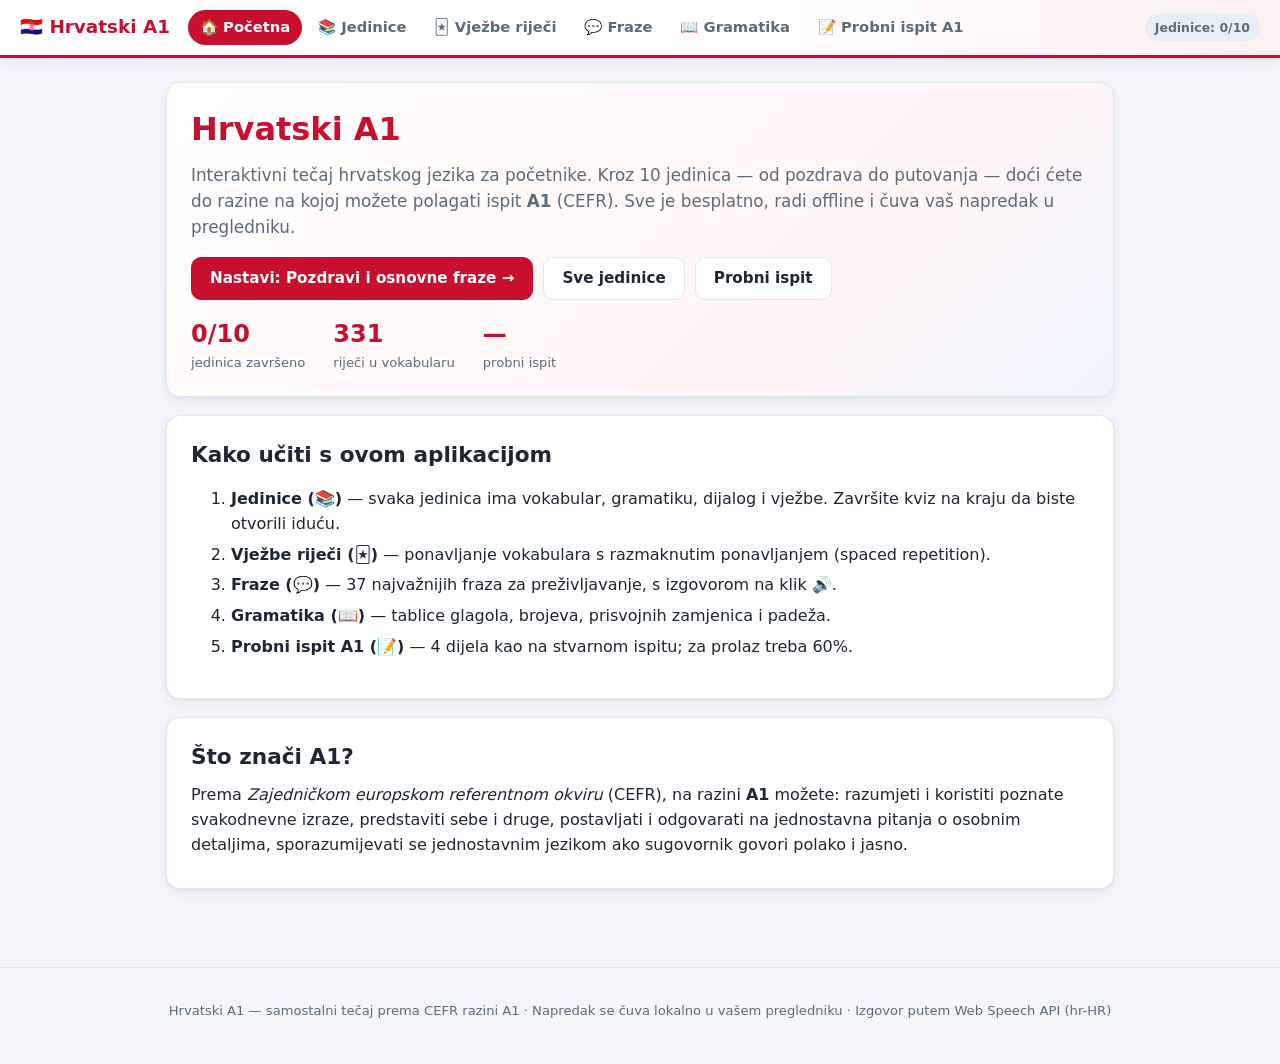
<file: index.html>
<!DOCTYPE html>
<html lang="hr">
<head>
<meta charset="UTF-8">
<meta name="viewport" content="width=device-width, initial-scale=1.0">
<title>Hrvatski A1 — interaktivni tečaj za polaganje ispita A1</title>
<meta name="description" content="Besplatni interaktivni tečaj hrvatskog jezika za početnike (razina A1, CEFR): 10 jedinica, vježbe, kvizovi, fraze s izgovorom i probni ispit A1.">
<link rel="stylesheet" href="css/style.css">
<link rel="icon" href="data:image/svg+xml,<svg xmlns='http://www.w3.org/2000/svg' viewBox='0 0 100 100'><text y='.9em' font-size='90'>🇭🇷</text></svg>">
</head>
<body>
<header class="topbar">
  <a class="brand" href="#/home">🇭🇷 Hrvatski A1</a>
  <nav id="nav"></nav>
  <div id="nav-status"></div>
</header>
<main id="view" class="container"></main>
<footer class="footer">
  <p>Hrvatski A1 — samostalni tečaj prema CEFR razini A1 · Napredak se čuva lokalno u vašem pregledniku · Izgovor putem Web Speech API (hr-HR)</p>
</footer>
<script src="js/data.js"></script>
<script src="js/app.js"></script>
</body>
</html>
</file>
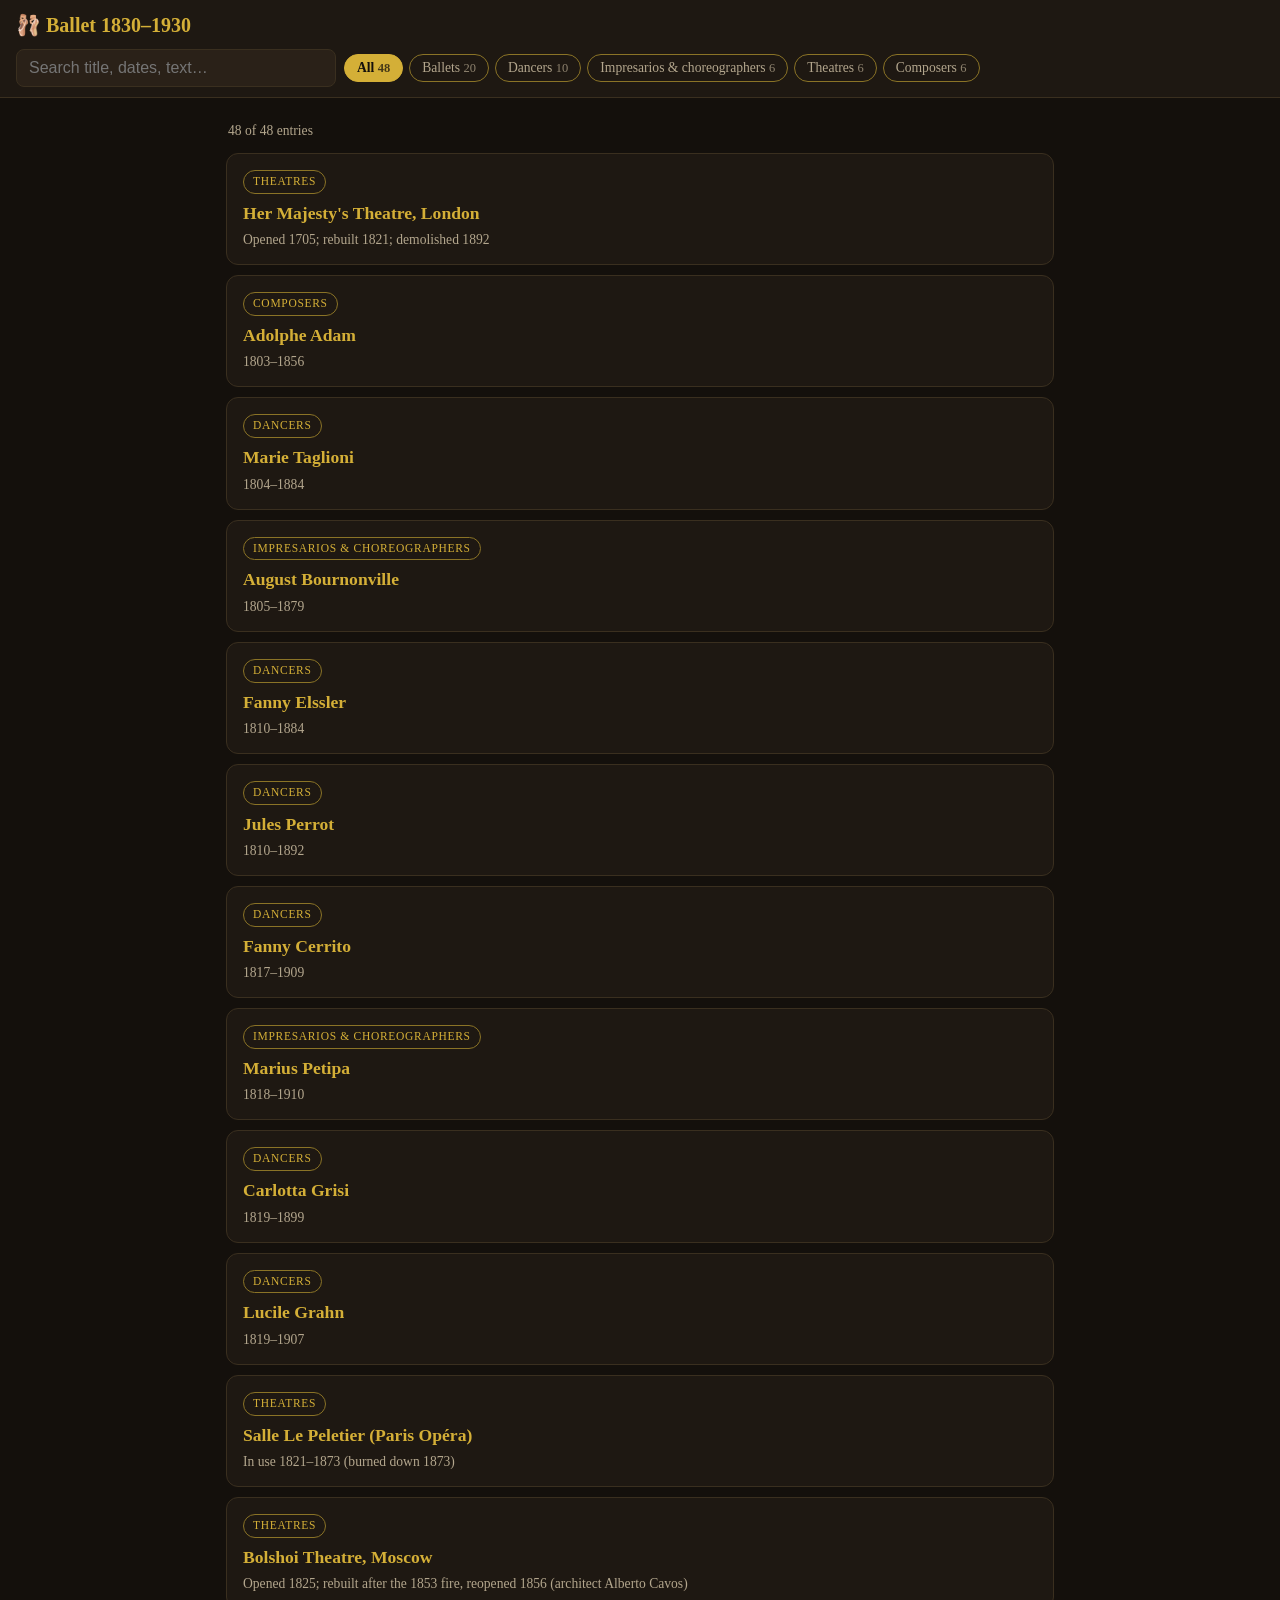
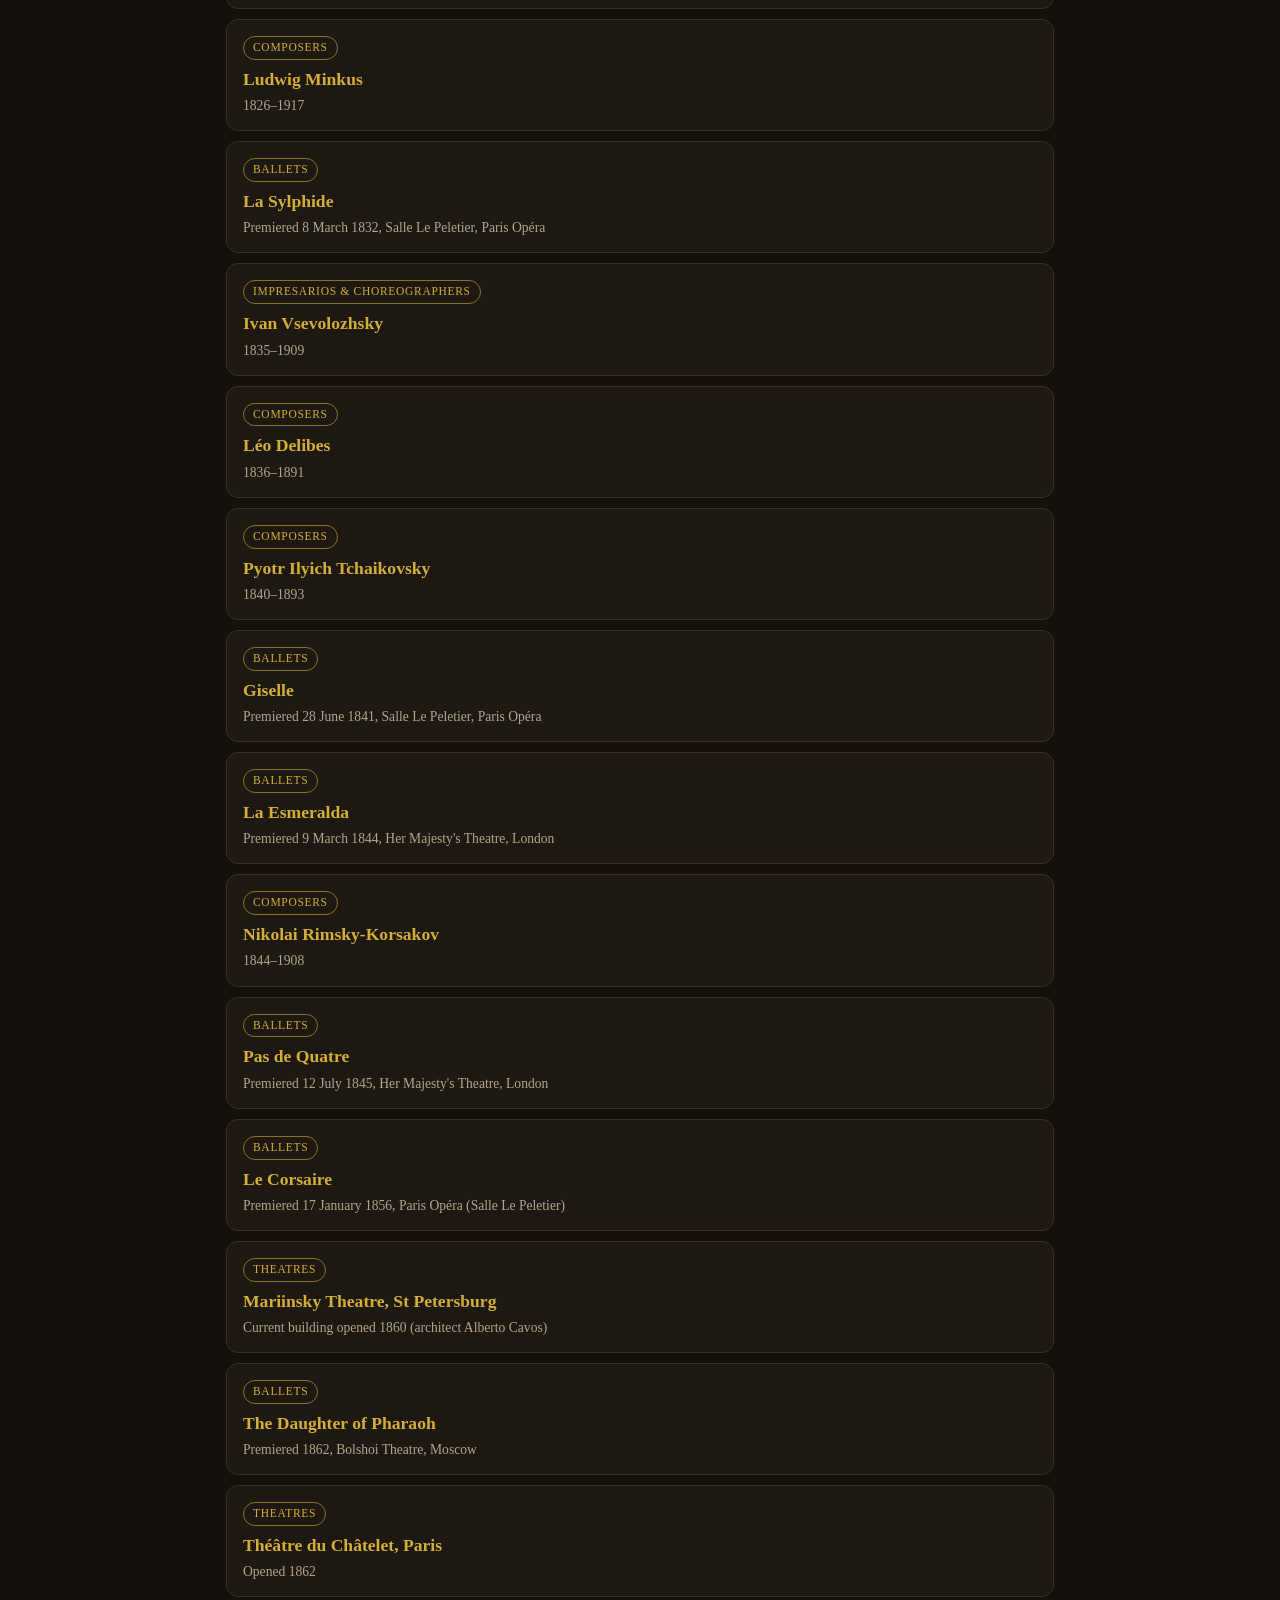
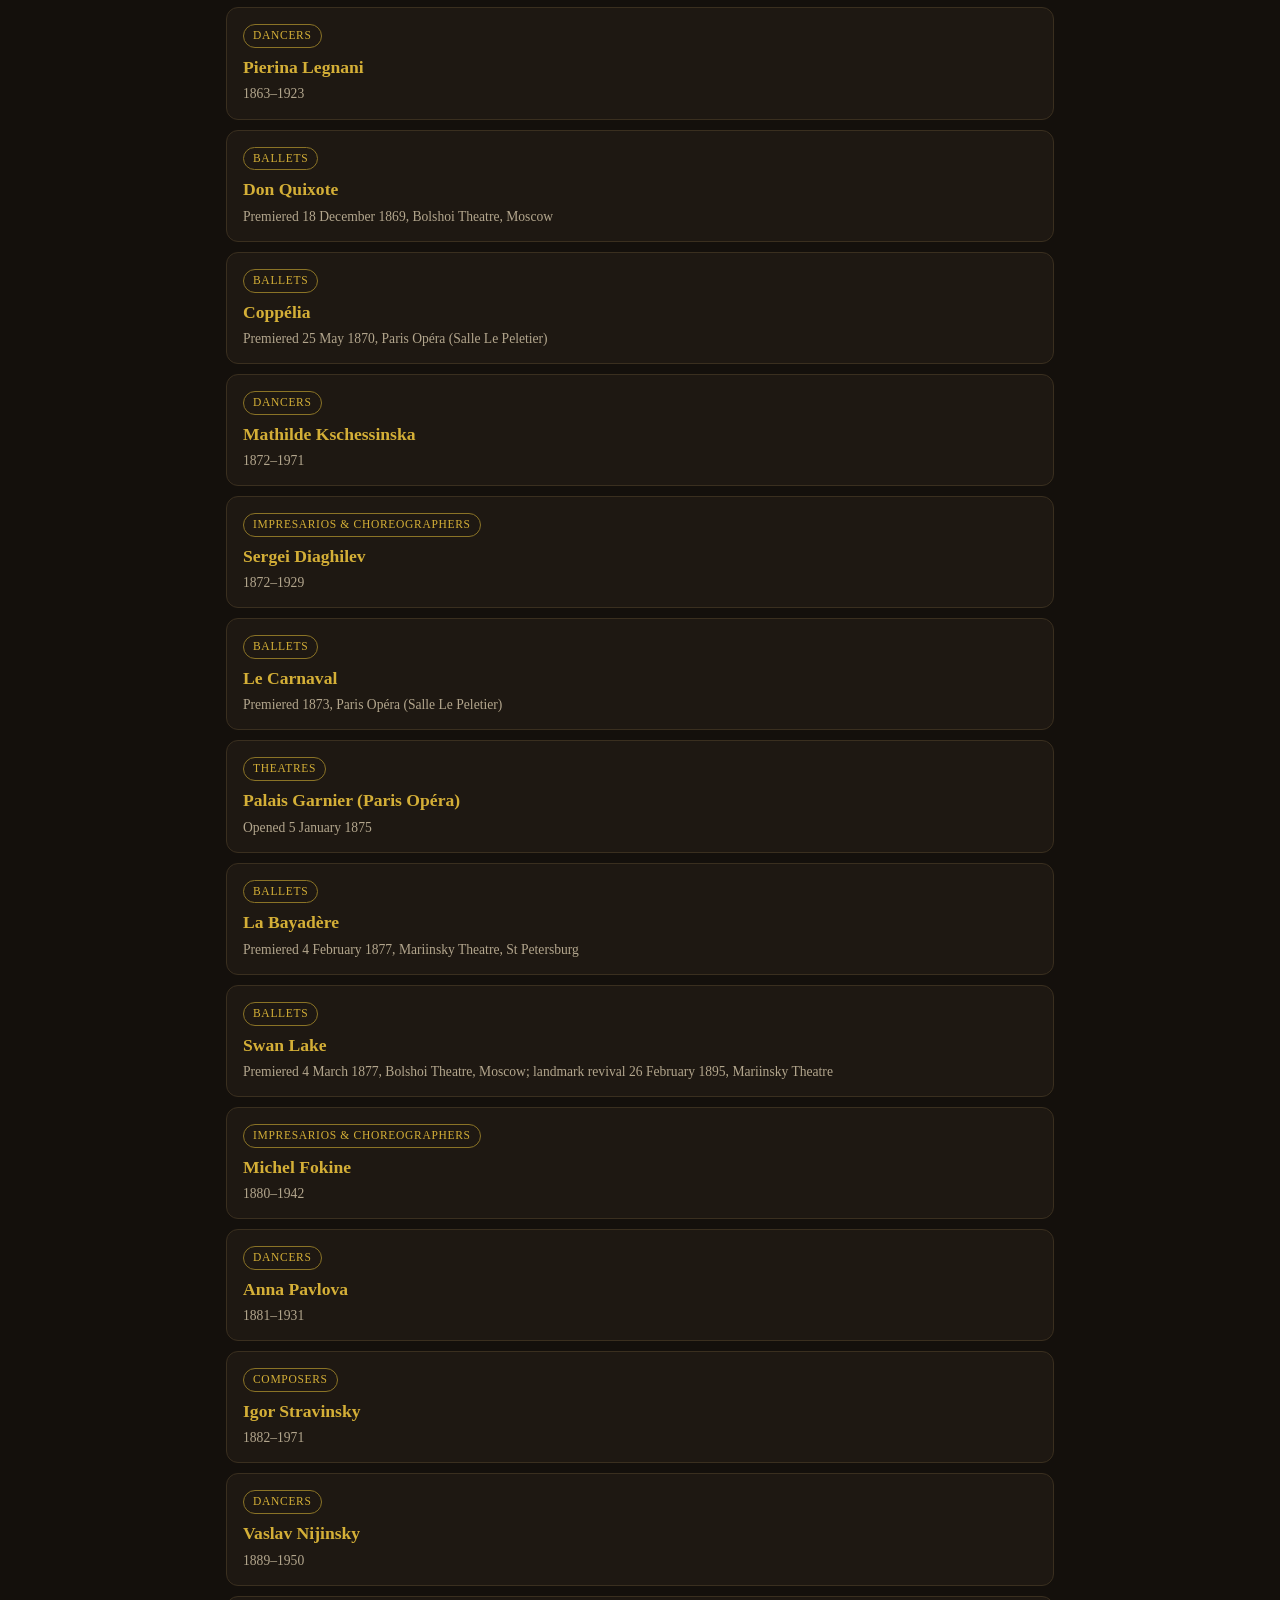
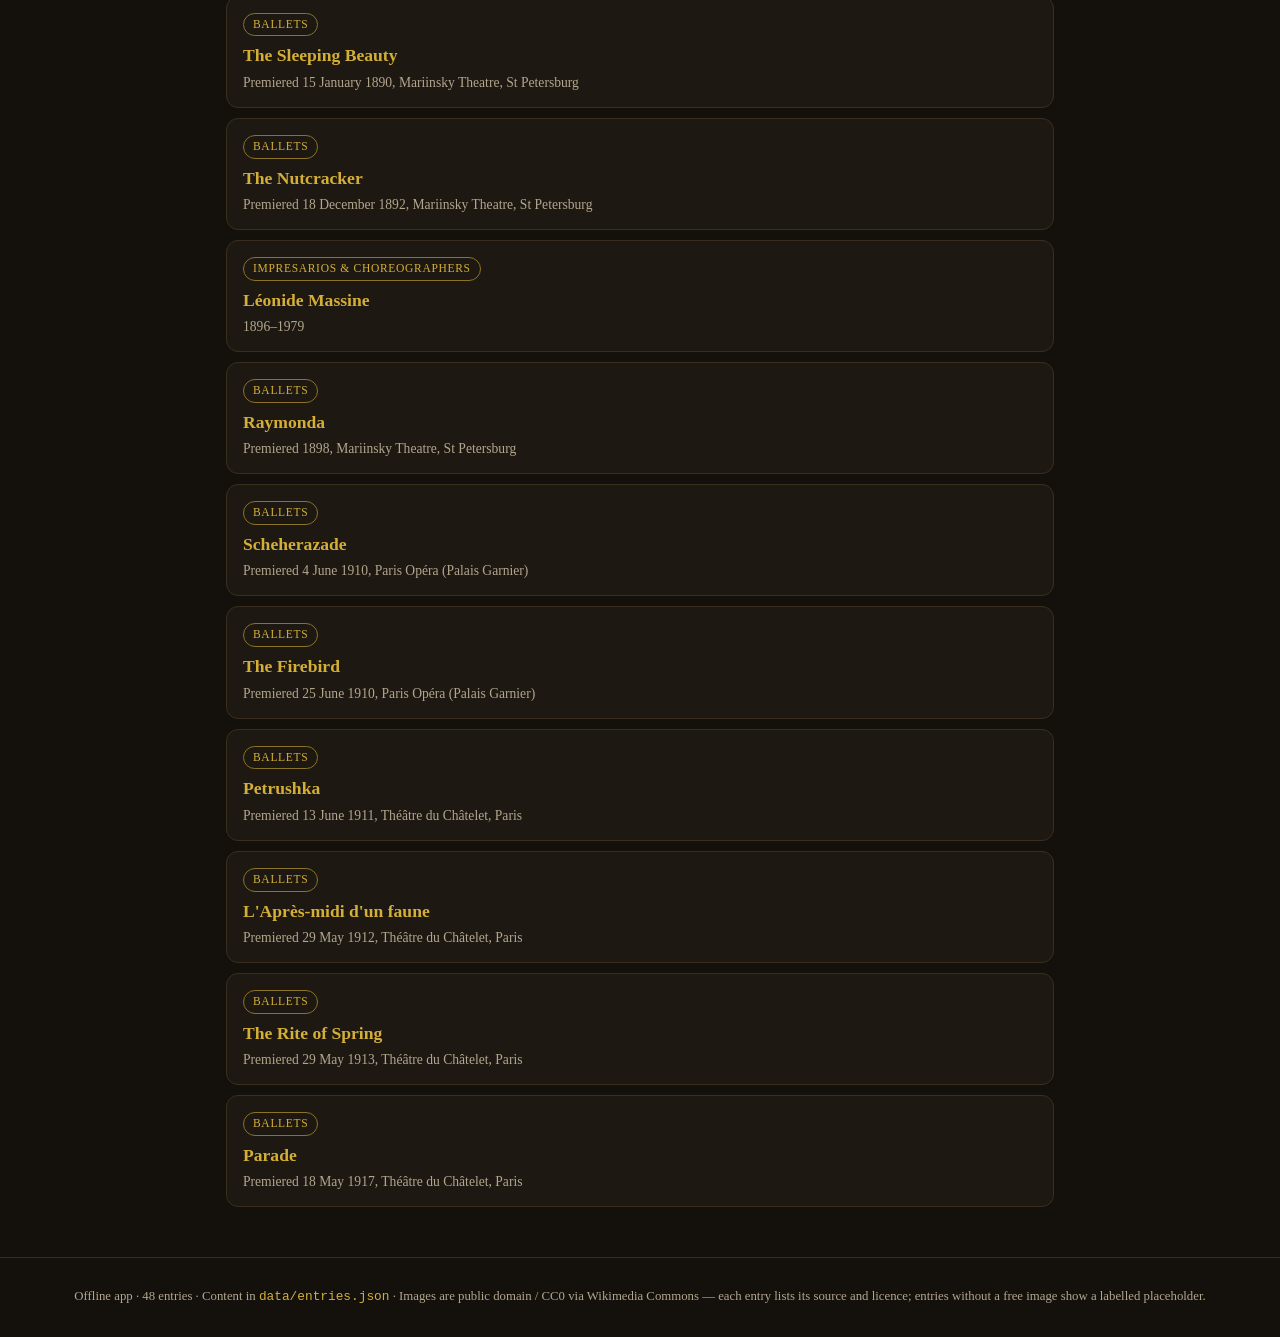
<file: ballet/web/index.html>
<!DOCTYPE html>
<html lang="en">
<head>
<meta charset="UTF-8">
<meta name="viewport" content="width=device-width, initial-scale=1.0">
<title>Ballet 1830–1930 — offline reference</title>
<meta name="description" content="Offline reference app on ballet history 1830–1930: 48 cross-linked entries — ballets, dancers, impresarios & choreographers, theatres, composers — with public-domain images and sources.">
<link rel="stylesheet" href="css/style.css">
<link rel="icon" href="data:image/svg+xml,<svg xmlns='http://www.w3.org/2000/svg' viewBox='0 0 100 100'><text y='.9em' font-size='90'>🩰</text></svg>">
</head>
<body>
<header class="topbar">
  <a class="brand" href="#/">🩰 Ballet 1830–1930</a>
  <div id="controls">
    <input id="search" type="search" placeholder="Search title, dates, text…" aria-label="Search entries">
    <nav id="filters"></nav>
  </div>
</header>
<main id="view" class="container"></main>
<footer class="footer">
  <p>Offline app · 48 entries · Content in <code>data/entries.json</code> · Images are public domain / CC0 via Wikimedia Commons — each entry lists its source and licence; entries without a free image show a labelled placeholder.</p>
</footer>
<script src="js/app.js"></script>
</body>
</html>
</file>
<file: css/style.css>
:root {
  --bg: #f4f6fa;
  --card: #ffffff;
  --ink: #1d2733;
  --muted: #5c6b7a;
  --primary: #c8102e;
  --primary-dark: #9c0c24;
  --accent: #0b5fa5;
  --ok: #1e8e3e;
  --bad: #c8102e;
  --line: #e3e8ef;
  --shadow: 0 1px 3px rgba(20, 40, 70, .08), 0 4px 14px rgba(20, 40, 70, .06);
  --radius: 14px;
}
* { box-sizing: border-box; }
body {
  margin: 0;
  font-family: "Segoe UI", system-ui, -apple-system, Roboto, "Helvetica Neue", Arial, sans-serif;
  background: var(--bg);
  color: var(--ink);
  line-height: 1.55;
}
a { color: var(--accent); text-decoration: none; }
a:hover { text-decoration: underline; }

.topbar {
  position: sticky; top: 0; z-index: 20;
  display: flex; align-items: center; gap: 18px; flex-wrap: wrap;
  padding: 10px 20px;
  background: linear-gradient(90deg, #ffffff 0%, #fff 60%, #fdf0f2 100%);
  border-bottom: 3px solid var(--primary);
  box-shadow: var(--shadow);
}
.brand { font-weight: 800; font-size: 1.15rem; color: var(--primary); white-space: nowrap; }
.brand:hover { text-decoration: none; }
#nav { display: flex; gap: 4px; flex-wrap: wrap; flex: 1; }
#nav a {
  padding: 6px 12px; border-radius: 999px; color: var(--muted);
  font-size: .92rem; font-weight: 600; white-space: nowrap;
}
#nav a:hover { background: #eef2f7; text-decoration: none; color: var(--ink); }
#nav a.active { background: var(--primary); color: #fff; }
#nav-status { display: flex; gap: 8px; }
.badge {
  font-size: .78rem; font-weight: 700; padding: 4px 10px; border-radius: 999px;
  background: #e8eef6; color: var(--muted); white-space: nowrap;
}
.badge.pass { background: #e2f4e7; color: var(--ok); }
.badge.fail { background: #fde7ea; color: var(--bad); }

.container { max-width: 980px; margin: 0 auto; padding: 24px 16px 60px; }

.card {
  background: var(--card); border: 1px solid var(--line);
  border-radius: var(--radius); box-shadow: var(--shadow);
  padding: 22px 24px; margin-bottom: 18px;
}
.card h1 { margin: 0 0 8px; font-size: 2rem; color: var(--primary); }
.card h2 { margin: 0 0 10px; font-size: 1.35rem; }
.card h3 { margin: 0 0 10px; font-size: 1.08rem; color: var(--accent); }
.card p { margin: 8px 0; }
.lead { font-size: 1.05rem; color: var(--muted); }
.center { text-align: center; }
.crumbs { font-size: .85rem; color: var(--muted); margin-bottom: 4px; }

.hero { background: linear-gradient(135deg, #ffffff 0%, #fff5f6 70%, #eef4ff 100%); }
.hero-actions { display: flex; gap: 10px; flex-wrap: wrap; margin: 16px 0; }
.stats { display: flex; gap: 28px; flex-wrap: wrap; margin-top: 14px; }
.stats div { display: flex; flex-direction: column; }
.stats strong { font-size: 1.5rem; color: var(--primary); }
.stats span { font-size: .82rem; color: var(--muted); }
.howto li { margin: 6px 0; }

.btn {
  display: inline-block; padding: 9px 18px; border-radius: 10px;
  border: 1px solid var(--line); background: #fff; color: var(--ink);
  font-size: .95rem; font-weight: 600; cursor: pointer; text-decoration: none;
  transition: background .15s, transform .05s;
}
.btn:hover { background: #eef2f7; text-decoration: none; }
.btn:active { transform: translateY(1px); }
.btn.primary { background: var(--primary); border-color: var(--primary); color: #fff; }
.btn.primary:hover { background: var(--primary-dark); }
.btn.big { font-size: 1.05rem; padding: 12px 24px; }
.btn.small { padding: 4px 10px; font-size: .82rem; }
.btn.ok { background: var(--ok); border-color: var(--ok); color: #fff; }
.btn.danger { background: var(--bad); border-color: var(--bad); color: #fff; }

.unit-grid { display: grid; grid-template-columns: repeat(auto-fill, minmax(260px, 1fr)); gap: 14px; }
.unit-card {
  display: flex; flex-direction: column; gap: 4px;
  background: var(--card); border: 1px solid var(--line); border-radius: var(--radius);
  padding: 16px 18px; box-shadow: var(--shadow); color: var(--ink);
}
.unit-card:hover { text-decoration: none; border-color: var(--primary); }
.unit-card.done { border-left: 5px solid var(--ok); }
.unit-num {
  font-size: .8rem; font-weight: 800; color: #fff; background: var(--primary);
  width: 28px; height: 28px; border-radius: 50%; display: inline-flex;
  align-items: center; justify-content: center;
}
.unit-title { font-weight: 700; font-size: 1.02rem; }
.unit-meta { font-size: .82rem; color: var(--muted); }

.unit-nav { display: flex; gap: 8px; flex-wrap: wrap; margin-top: 14px; }
.examples { margin: 8px 0 0; padding-left: 20px; }
.examples li { margin: 4px 0; font-style: italic; }

.dialogue { display: flex; flex-direction: column; gap: 8px; margin: 10px 0; }
.dline { display: flex; flex-direction: column; max-width: 80%; }
.dline.left { align-self: flex-start; }
.dline.right { align-self: flex-end; text-align: right; }
.dwho { font-size: .75rem; font-weight: 700; color: var(--muted); margin-bottom: 2px; }
.dtext {
  background: #eef4ff; border: 1px solid #d7e5fa; border-radius: 12px;
  padding: 8px 12px; display: inline-block;
}
.dline.right .dtext { background: #fdeef1; border-color: #f6d3da; }

.vocab-table { width: 100%; border-collapse: collapse; margin-top: 8px; }
.vocab-table th, .vocab-table td { text-align: left; padding: 7px 10px; border-bottom: 1px solid var(--line); font-size: .95rem; }
.vocab-table th { color: var(--muted); font-size: .8rem; text-transform: uppercase; letter-spacing: .04em; }
.vocab-table td.hr { font-weight: 700; }
.vocab-table tr:hover td { background: #f7f9fc; }

.speak-btn {
  border: none; background: transparent; cursor: pointer; font-size: 1rem;
  padding: 2px 6px; border-radius: 8px; line-height: 1;
}
.speak-btn:hover { background: #e8eef6; }
.speak-btn.mini { font-size: .85rem; padding: 0 4px; }

.progressbar { height: 8px; background: #e8eef6; border-radius: 999px; overflow: hidden; margin: 10px 0 16px; }
.progressbar div { height: 100%; background: var(--primary); transition: width .3s; }
.qcard .qmeta, .qmeta { font-size: .8rem; color: var(--muted); font-weight: 700; text-transform: uppercase; letter-spacing: .05em; }
.qq { font-size: 1.12rem; font-weight: 700; margin: 6px 0 14px; }
.opts { display: flex; flex-direction: column; gap: 8px; }
.opt {
  text-align: left; padding: 11px 14px; border-radius: 10px; cursor: pointer;
  border: 1px solid var(--line); background: #fbfcfe; font-size: .98rem;
}
.opt:hover { border-color: var(--accent); background: #eef4ff; }
.answer-input {
  width: 100%; max-width: 460px; padding: 10px 14px; font-size: 1rem;
  border: 1px solid var(--line); border-radius: 10px; margin: 6px 0 10px;
}
.answer-input:focus { outline: 2px solid var(--accent); border-color: var(--accent); }
.hint { font-size: .85rem; color: var(--muted); }
.fb { margin-top: 12px; padding: 10px 14px; border-radius: 10px; font-weight: 600; }
.fb.ok { background: #e2f4e7; color: var(--ok); }
.fb.no { background: #fde7ea; color: var(--bad); }

.match-grid { display: grid; grid-template-columns: 1fr 1fr; gap: 14px; }
.match-col { display: flex; flex-direction: column; gap: 8px; }
.match-item {
  padding: 10px 12px; border-radius: 10px; border: 1px solid var(--line);
  background: #fbfcfe; cursor: pointer; font-size: .95rem; text-align: left;
}
.match-item.sel { border-color: var(--accent); background: #eef4ff; }
.match-item.good { border-color: var(--ok); background: #e2f4e7; cursor: default; }
.match-item.bad { border-color: var(--bad); background: #fde7ea; }

.result .big-score { font-size: 2.6rem; font-weight: 800; margin: 8px 0; }
.pass-text { color: var(--ok); }
.fail-text { color: var(--bad); }
.writing-review { text-align: left; margin: 14px 0; }
.writing-box {
  background: #f7f9fc; border: 1px dashed var(--line); border-radius: 10px;
  padding: 10px 14px; white-space: pre-wrap;
}

.flashcard { text-align: center; }
.flash-prompt { font-size: 1.7rem; font-weight: 800; margin: 14px 0 6px; }
.flash-unit { font-size: .82rem; color: var(--muted); }
.flash-answer { font-size: 1.3rem; font-weight: 700; color: var(--accent); }
.grade-btns { display: flex; gap: 12px; justify-content: center; margin-top: 10px; }

.footer {
  text-align: center; color: var(--muted); font-size: .82rem;
  padding: 20px 16px 30px; border-top: 1px solid var(--line);
}

@media (max-width: 640px) {
  .topbar { gap: 8px; padding: 8px 12px; }
  .card { padding: 16px; }
  .card h1 { font-size: 1.5rem; }
  .match-grid { grid-template-columns: 1fr; }
  .dline { max-width: 95%; }
  .stats { gap: 16px; }
}
</file>
<file: ballet/web/css/style.css>
:root {
  --bg: #14100c;
  --panel: #1e1812;
  --panel-2: #2a2118;
  --text: #f0e8da;
  --muted: #b3a68d;
  --gold: #d4af37;
  --gold-dim: #8a7326;
  --line: #3a2f1f;
}
* { box-sizing: border-box; }
body {
  margin: 0;
  background: var(--bg);
  color: var(--text);
  font-family: Georgia, "Times New Roman", serif;
  line-height: 1.55;
}
.topbar {
  position: sticky;
  top: 0;
  z-index: 10;
  background: var(--panel);
  border-bottom: 1px solid var(--line);
  padding: 10px 16px;
}
.brand {
  color: var(--gold);
  font-size: 1.25rem;
  font-weight: bold;
  text-decoration: none;
  display: inline-block;
  margin-bottom: 8px;
}
#controls { display: flex; flex-direction: column; gap: 8px; }
#search {
  width: 100%;
  padding: 9px 12px;
  font-size: 1rem;
  border: 1px solid var(--line);
  border-radius: 8px;
  background: var(--panel-2);
  color: var(--text);
}
#filters { display: flex; flex-wrap: wrap; gap: 6px; }
.chip {
  border: 1px solid var(--gold-dim);
  background: transparent;
  color: var(--muted);
  border-radius: 999px;
  padding: 5px 12px;
  font-size: 0.85rem;
  cursor: pointer;
  font-family: inherit;
}
.chip.active { background: var(--gold); color: #14100c; border-color: var(--gold); font-weight: bold; }
.chip .n { opacity: 0.75; font-size: 0.78rem; }
.container { max-width: 860px; margin: 0 auto; padding: 18px 16px 40px; }
.card {
  display: block;
  background: var(--panel);
  border: 1px solid var(--line);
  border-radius: 12px;
  padding: 14px 16px;
  margin-bottom: 10px;
  text-decoration: none;
  color: var(--text);
}
.card:hover { border-color: var(--gold-dim); }
.card h3 { margin: 0 0 2px; font-size: 1.1rem; color: var(--gold); }
.card .dates { color: var(--muted); font-size: 0.85rem; margin: 0; }
.badge {
  display: inline-block;
  font-size: 0.72rem;
  text-transform: uppercase;
  letter-spacing: 0.06em;
  border: 1px solid var(--gold-dim);
  color: var(--gold);
  border-radius: 999px;
  padding: 2px 9px;
  margin-bottom: 6px;
}
.result-count { color: var(--muted); font-size: 0.85rem; margin: 4px 2px 12px; }
.detail .back { color: var(--gold); text-decoration: none; font-size: 0.9rem; }
.detail h1 { margin: 10px 0 2px; font-size: 1.7rem; }
.detail .dates { color: var(--muted); margin-top: 0; }
.figure { margin: 16px 0; }
.figure img {
  width: 100%;
  border-radius: 10px;
  border: 1px solid var(--line);
  display: block;
}
.figure figcaption { color: var(--muted); font-size: 0.8rem; margin-top: 6px; }
.figure figcaption a { color: var(--gold); }
.placeholder {
  border: 2px dashed var(--gold-dim);
  border-radius: 10px;
  background: var(--panel-2);
  color: var(--muted);
  text-align: center;
  padding: 42px 16px;
  font-size: 0.95rem;
}
.placeholder strong { color: var(--gold); display: block; margin-bottom: 4px; font-size: 1.05rem; }
.detail h2 {
  font-size: 1.05rem;
  color: var(--gold);
  border-bottom: 1px solid var(--line);
  padding-bottom: 4px;
  margin-top: 26px;
}
.rel-links { display: flex; flex-wrap: wrap; gap: 8px; }
.rel-links a {
  border: 1px solid var(--gold-dim);
  color: var(--text);
  border-radius: 999px;
  padding: 6px 13px;
  text-decoration: none;
  font-size: 0.88rem;
}
.rel-links a:hover { background: var(--panel-2); border-color: var(--gold); }
.rel-links .t { color: var(--muted); font-size: 0.78rem; }
.sources { margin: 0; padding-left: 20px; color: var(--muted); font-size: 0.88rem; }
.sources li { margin-bottom: 4px; }
.footer {
  border-top: 1px solid var(--line);
  color: var(--muted);
  font-size: 0.8rem;
  padding: 16px;
  text-align: center;
}
.footer code { color: var(--gold); }
@media (min-width: 640px) {
  #controls { flex-direction: row; align-items: center; }
  #search { max-width: 320px; }
}
</file>
